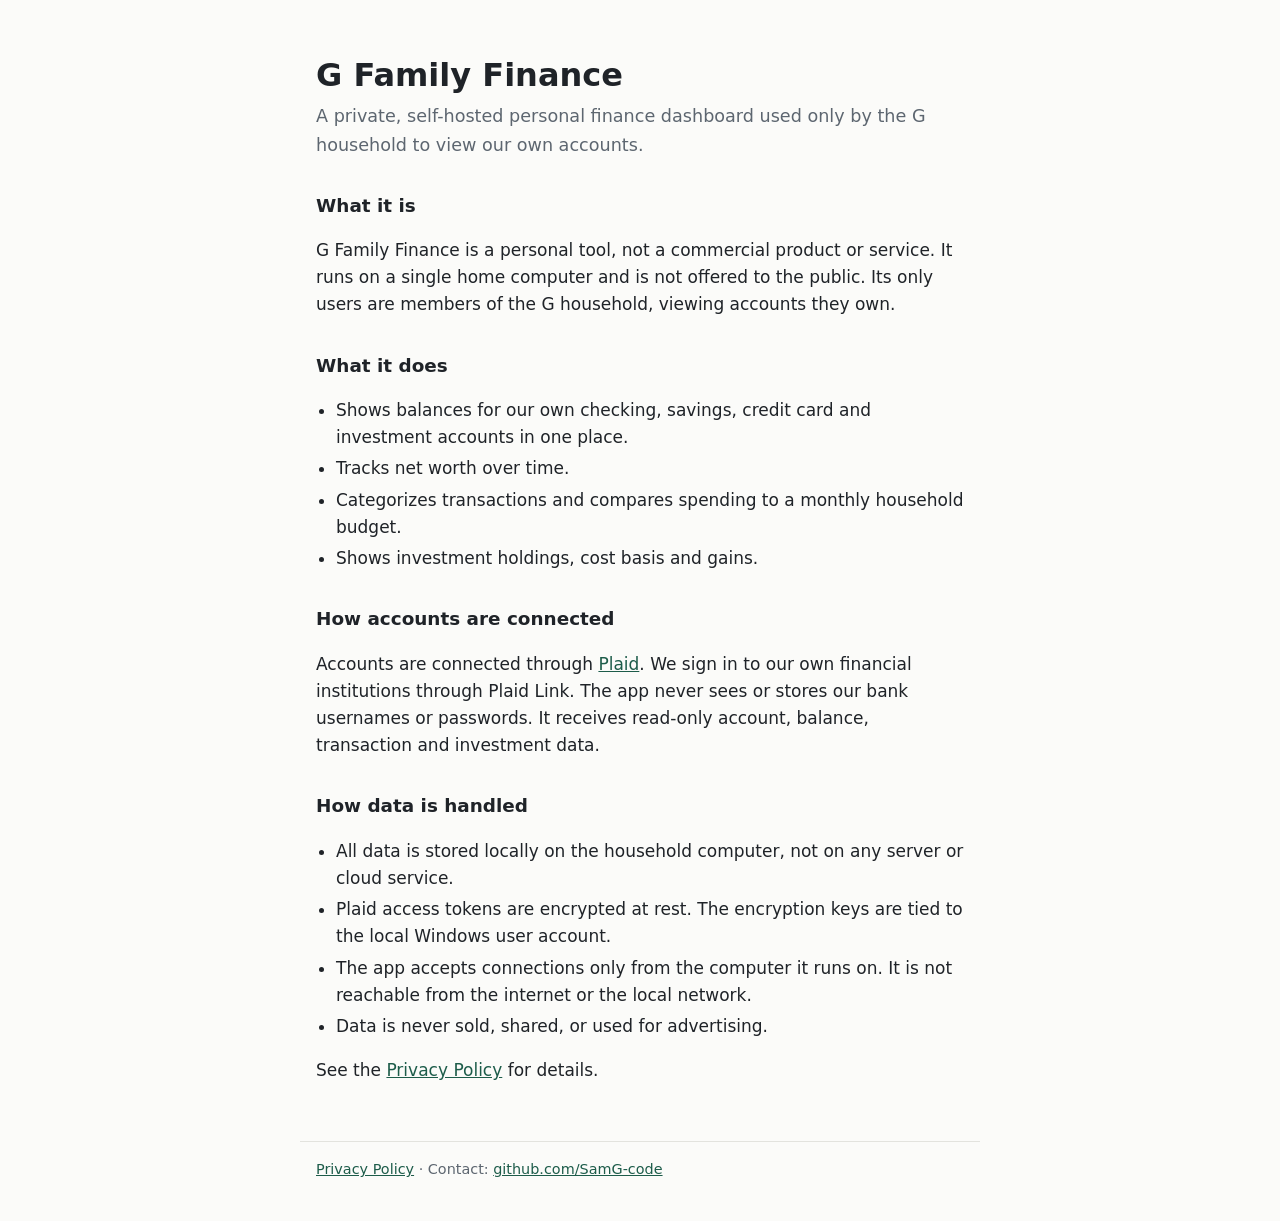
<file: index.html>
<!doctype html>
<html lang="en">
<head>
  <meta charset="utf-8">
  <meta name="viewport" content="width=device-width, initial-scale=1">
  <title>G Family Finance</title>
  <meta name="description" content="A private, self-hosted personal finance dashboard used only by the G household.">
  <link rel="stylesheet" href="style.css">
</head>
<body>
  <main>
    <h1>G Family Finance</h1>
    <p class="lede">A private, self-hosted personal finance dashboard used only by the G household to view our own accounts.</p>

    <h2>What it is</h2>
    <p>G Family Finance is a personal tool, not a commercial product or service. It runs on a single home computer and is not offered to the public. Its only users are members of the G household, viewing accounts they own.</p>

    <h2>What it does</h2>
    <ul>
      <li>Shows balances for our own checking, savings, credit card and investment accounts in one place.</li>
      <li>Tracks net worth over time.</li>
      <li>Categorizes transactions and compares spending to a monthly household budget.</li>
      <li>Shows investment holdings, cost basis and gains.</li>
    </ul>

    <h2>How accounts are connected</h2>
    <p>Accounts are connected through <a href="https://plaid.com">Plaid</a>. We sign in to our own financial institutions through Plaid Link. The app never sees or stores our bank usernames or passwords. It receives read-only account, balance, transaction and investment data.</p>

    <h2>How data is handled</h2>
    <ul>
      <li>All data is stored locally on the household computer, not on any server or cloud service.</li>
      <li>Plaid access tokens are encrypted at rest. The encryption keys are tied to the local Windows user account.</li>
      <li>The app accepts connections only from the computer it runs on. It is not reachable from the internet or the local network.</li>
      <li>Data is never sold, shared, or used for advertising.</li>
    </ul>

    <p>See the <a href="privacy.html">Privacy Policy</a> for details.</p>
  </main>
  <footer>
    <a href="privacy.html">Privacy Policy</a> · Contact: <a href="https://github.com/SamG-code">github.com/SamG-code</a>
  </footer>
</body>
</html>
</file>
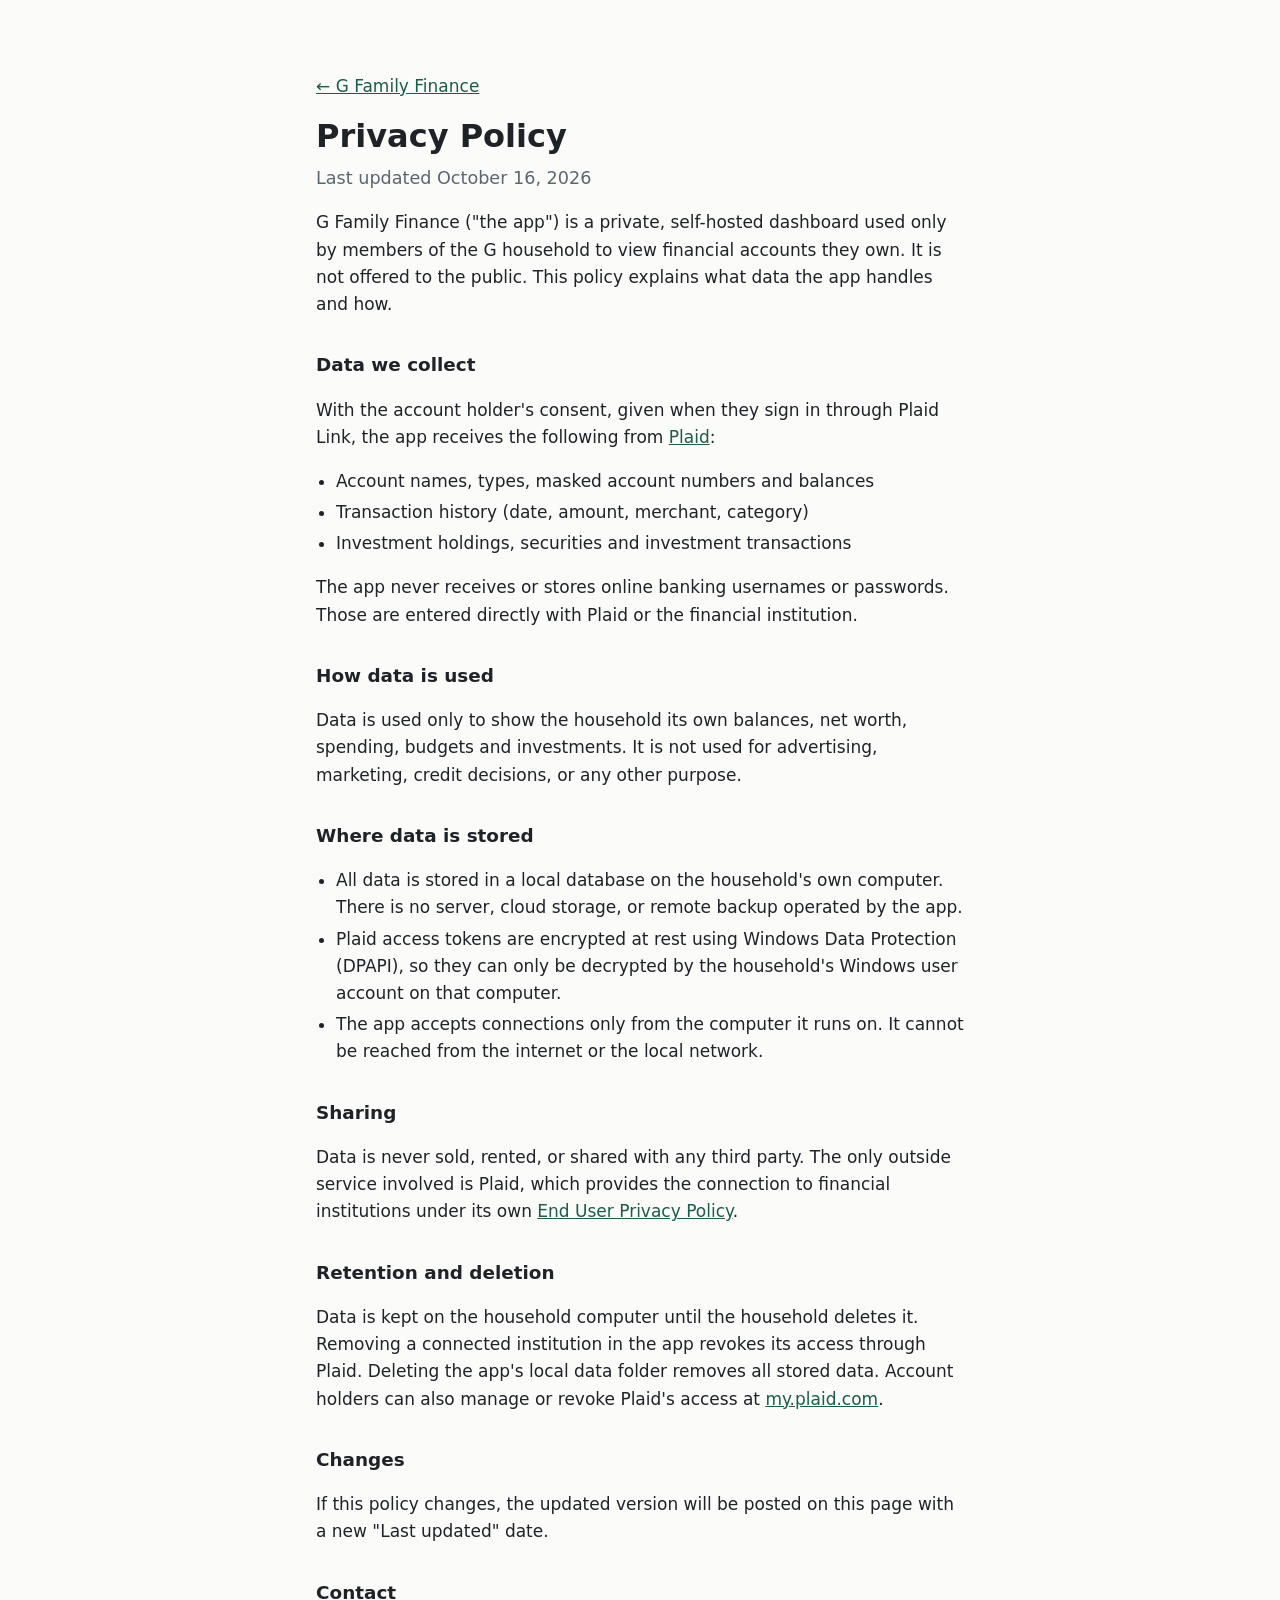
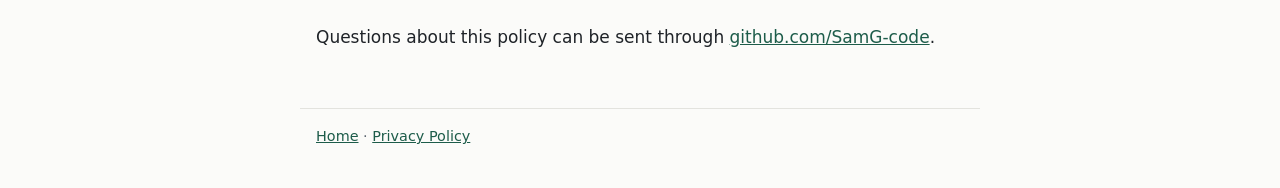
<file: privacy.html>
<!doctype html>
<html lang="en">
<head>
  <meta charset="utf-8">
  <meta name="viewport" content="width=device-width, initial-scale=1">
  <title>Privacy Policy · G Family Finance</title>
  <meta name="description" content="Privacy policy for G Family Finance, a private household finance dashboard.">
  <link rel="stylesheet" href="style.css">
</head>
<body>
  <main>
    <p><a href="index.html">← G Family Finance</a></p>
    <h1>Privacy Policy</h1>
    <p class="lede">Last updated October 16, 2026</p>

    <p>G Family Finance ("the app") is a private, self-hosted dashboard used only by members of the G household to view financial accounts they own. It is not offered to the public. This policy explains what data the app handles and how.</p>

    <h2>Data we collect</h2>
    <p>With the account holder's consent, given when they sign in through Plaid Link, the app receives the following from <a href="https://plaid.com">Plaid</a>:</p>
    <ul>
      <li>Account names, types, masked account numbers and balances</li>
      <li>Transaction history (date, amount, merchant, category)</li>
      <li>Investment holdings, securities and investment transactions</li>
    </ul>
    <p>The app never receives or stores online banking usernames or passwords. Those are entered directly with Plaid or the financial institution.</p>

    <h2>How data is used</h2>
    <p>Data is used only to show the household its own balances, net worth, spending, budgets and investments. It is not used for advertising, marketing, credit decisions, or any other purpose.</p>

    <h2>Where data is stored</h2>
    <ul>
      <li>All data is stored in a local database on the household's own computer. There is no server, cloud storage, or remote backup operated by the app.</li>
      <li>Plaid access tokens are encrypted at rest using Windows Data Protection (DPAPI), so they can only be decrypted by the household's Windows user account on that computer.</li>
      <li>The app accepts connections only from the computer it runs on. It cannot be reached from the internet or the local network.</li>
    </ul>

    <h2>Sharing</h2>
    <p>Data is never sold, rented, or shared with any third party. The only outside service involved is Plaid, which provides the connection to financial institutions under its own <a href="https://plaid.com/legal/#end-user-privacy-policy">End User Privacy Policy</a>.</p>

    <h2>Retention and deletion</h2>
    <p>Data is kept on the household computer until the household deletes it. Removing a connected institution in the app revokes its access through Plaid. Deleting the app's local data folder removes all stored data. Account holders can also manage or revoke Plaid's access at <a href="https://my.plaid.com">my.plaid.com</a>.</p>

    <h2>Changes</h2>
    <p>If this policy changes, the updated version will be posted on this page with a new "Last updated" date.</p>

    <h2>Contact</h2>
    <p>Questions about this policy can be sent through <a href="https://github.com/SamG-code">github.com/SamG-code</a>.</p>
  </main>
  <footer>
    <a href="index.html">Home</a> · <a href="privacy.html">Privacy Policy</a>
  </footer>
</body>
</html>
</file>
<file: style.css>
:root {
  --bg: #fbfbf9;
  --text: #1f2328;
  --muted: #5d6670;
  --accent: #1d5c4a;
  --rule: #e3e3de;
}

@media (prefers-color-scheme: dark) {
  :root {
    --bg: #15181b;
    --text: #e6e8ea;
    --muted: #9aa3ab;
    --accent: #6fc2a6;
    --rule: #2c3136;
  }
}

* { box-sizing: border-box; }

body {
  margin: 0;
  background: var(--bg);
  color: var(--text);
  font: 17px/1.6 system-ui, -apple-system, "Segoe UI", Roboto, sans-serif;
}

main, footer {
  max-width: 680px;
  margin: 0 auto;
  padding: 0 16px;
}

main { padding-top: 56px; padding-bottom: 40px; }

h1 { font-size: 2rem; line-height: 1.2; margin: 0 0 8px; }
h2 { font-size: 1.15rem; margin: 32px 0 8px; }

.lede { color: var(--muted); font-size: 1.1rem; margin-top: 0; }

a { color: var(--accent); }

ul { padding-left: 1.25rem; }
li { margin-bottom: 4px; }

footer {
  border-top: 1px solid var(--rule);
  padding-top: 16px;
  padding-bottom: 40px;
  color: var(--muted);
  font-size: 0.9rem;
}
</file>
